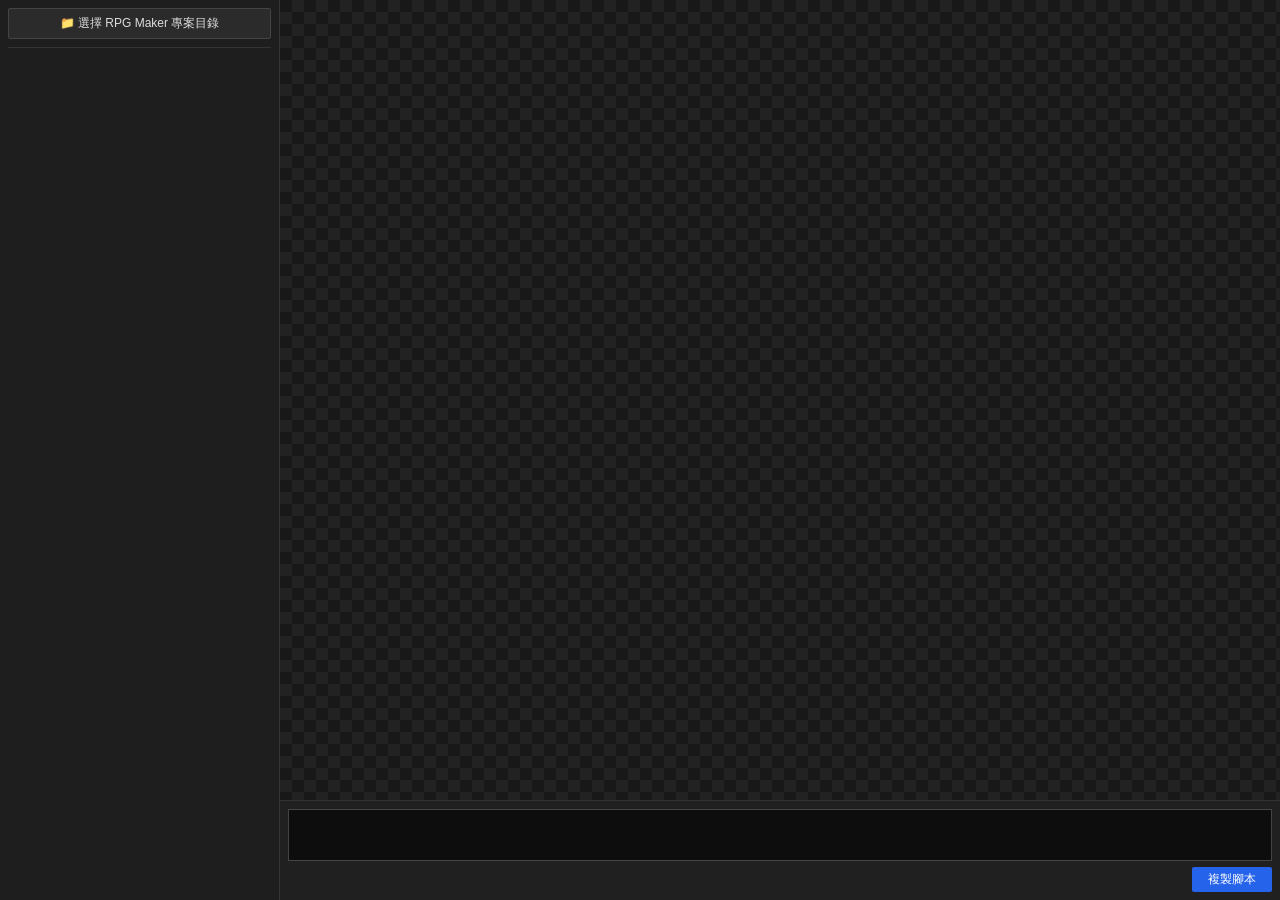
<file: index.html>
<!DOCTYPE html>
<html lang="zh-TW">
<head>
  <meta charset="UTF-8">
  <title>RM 立繪預覽工具 (Web 版)</title>
  <link rel="stylesheet" href="style.css">
</head>
<body>

  <!-- 左側控制邊欄 -->
  <div id="sidebar">
    <div class="top-bar">
      <button id="btn-select-project" class="btn-project">📁 選擇 RPG Maker 專案目錄</button>
    </div>
    <div id="var-inputs"></div>
  </div>

  <!-- 右側主預覽與輸出區域 -->
  <div id="main-view">
    <div id="preview-container"></div>
    <div id="output-area">
      <textarea id="js-code" readonly></textarea>
      <button id="copy-btn">複製腳本</button>
    </div>
  </div>


<!-- 模組載入 -->
  <script src="cpm-core.js"></script>
  <script src="web-adapter.js"></script>
  <script src="app.js"></script>
</body>
</html>
</file>
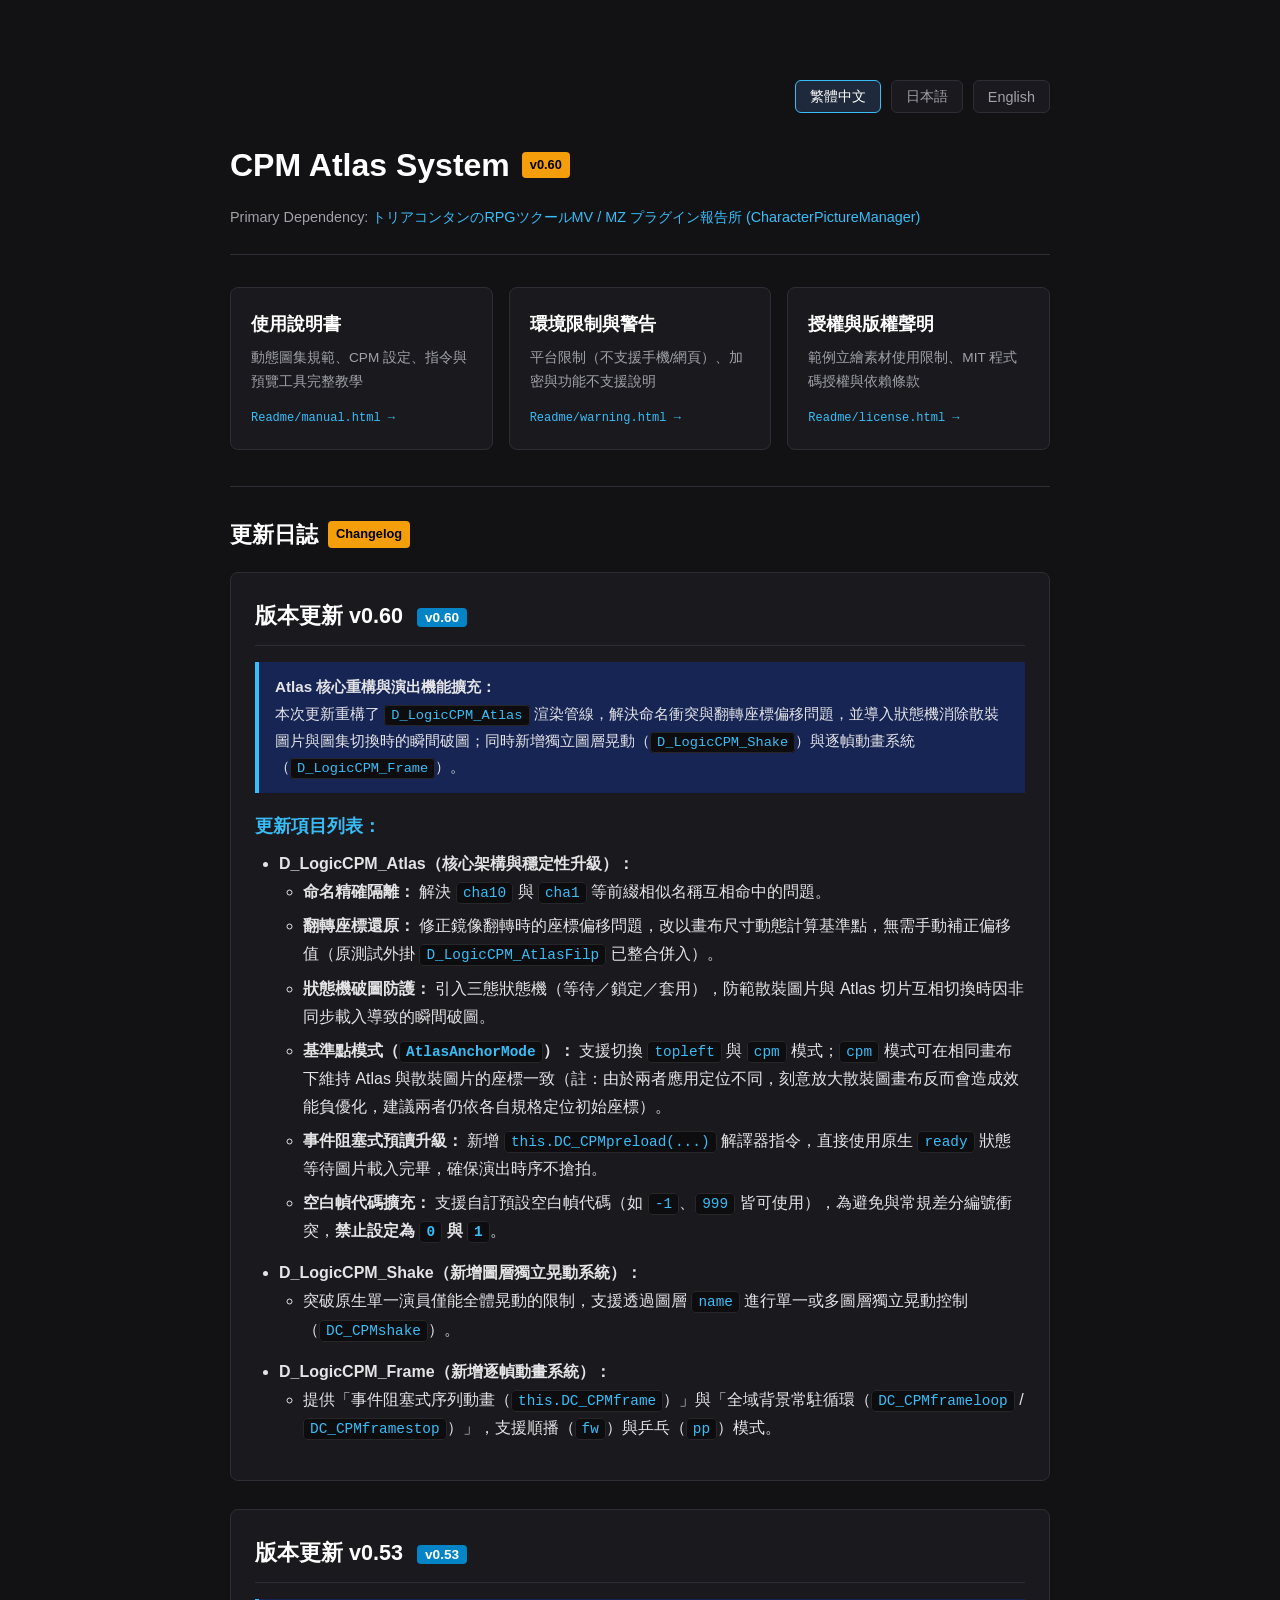
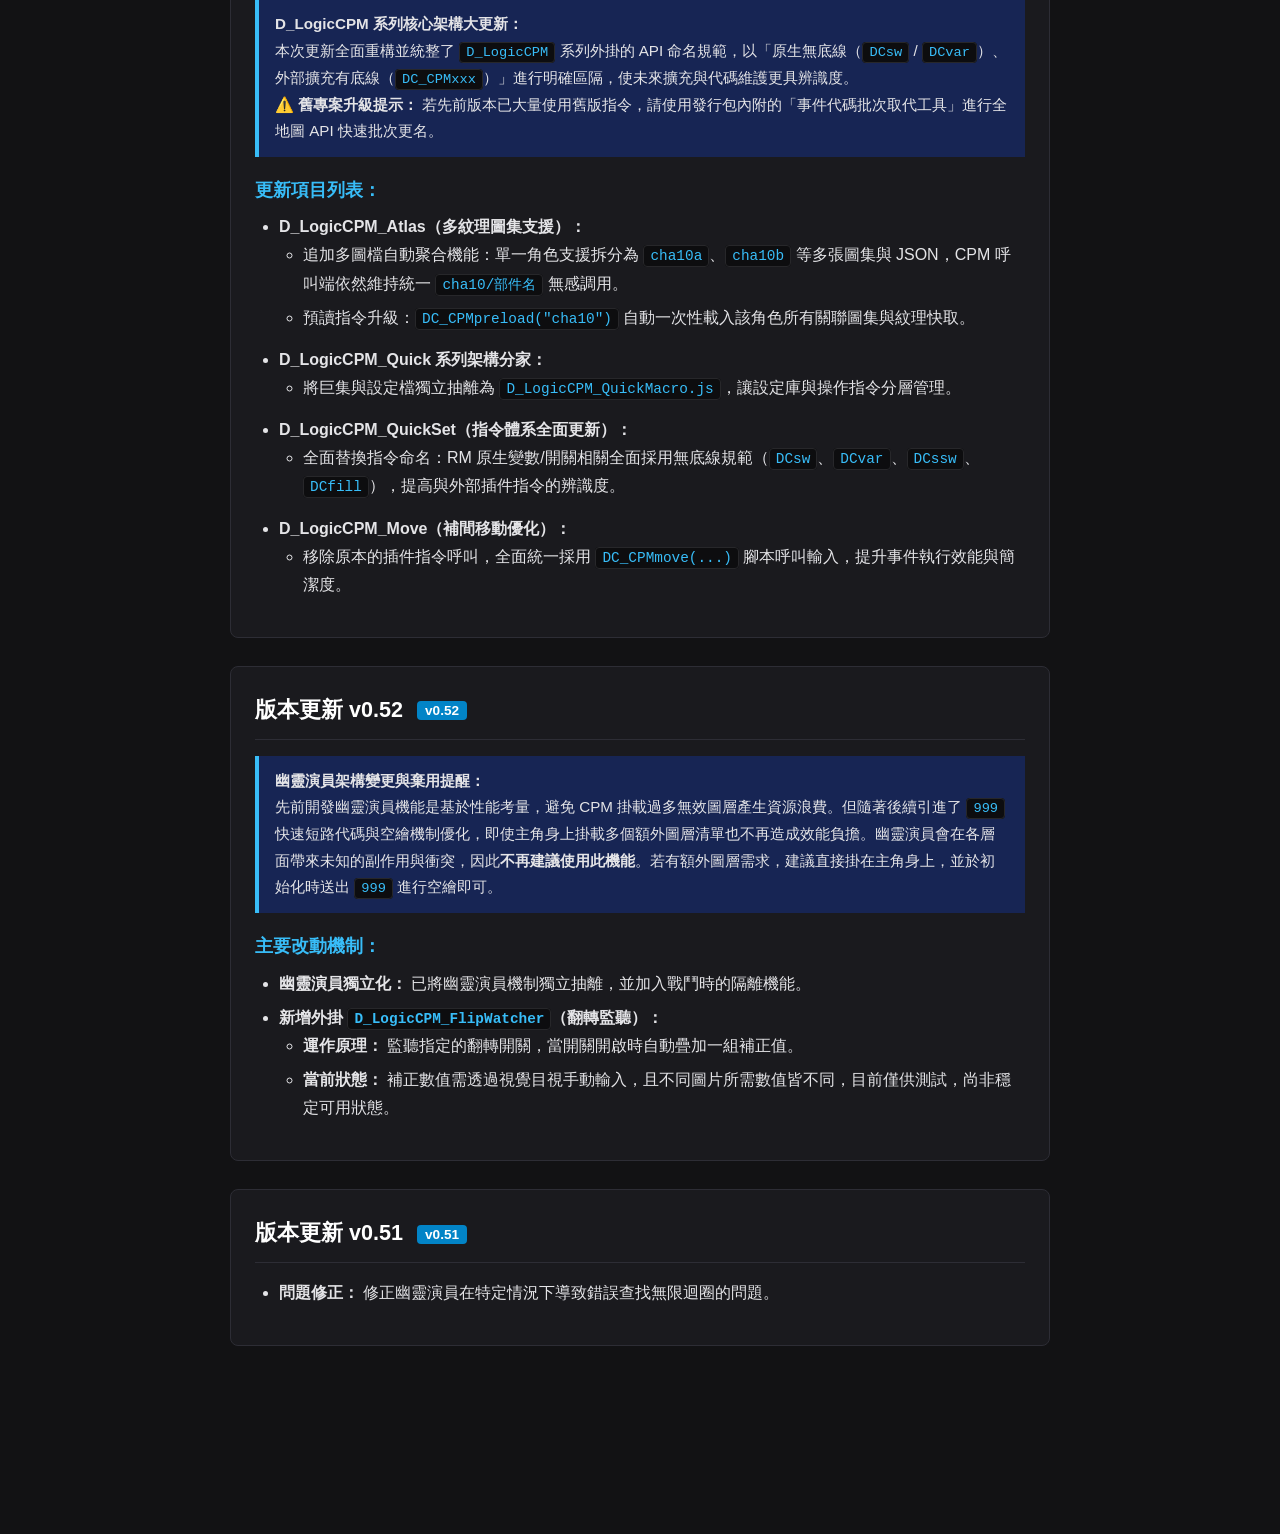
<file: ReadMe.html>
<!DOCTYPE html>
<html lang="zh-TW">
<head>
  <meta charset="UTF-8">
  <meta name="viewport" content="width=device-width, initial-scale=1.0">
  <meta http-equiv="Cache-Control" content="no-cache, no-store, must-revalidate">
  <meta http-equiv="Pragma" content="no-cache">
  <meta http-equiv="Expires" content="0">
  <title>CPM Atlas System - Portal &amp; Changelog</title>
  <link rel="stylesheet" href="Readme/css/style.css">
</head>
<body>

<div class="portal-container">

  <!-- 語系切換 -->
  <div class="lang-switcher">
    <button type="button" class="lang-btn-tab active" onclick="switchLang('tw')">繁體中文</button>
    <button type="button" class="lang-btn-tab" onclick="switchLang('jp')">日本語</button>
    <button type="button" class="lang-btn-tab" onclick="switchLang('en')">English</button>
  </div>

  <header>
    <h1>CPM Atlas System <span class="badge" id="header-ver-badge">v0.60</span></h1>
    <div class="source-link" style="margin-top: 12px;">
      Primary Dependency: <a href="https://triacontane.blogspot.com/" target="_blank" rel="noopener noreferrer">トリアコンタンのRPGツクールMV / MZ プラグイン報告所 (CharacterPictureManager)</a>
    </div>
  </header>

  <!-- ================= 繁體中文入口骨架 ================= -->
  <div id="content-tw" class="lang-section active">
    <div class="portal-nav-grid">
      <a href="Readme/manual.html" class="nav-card">
        <div>
          <div class="nav-card-title">使用說明書</div>
          <div class="nav-card-desc">動態圖集規範、CPM 設定、指令與預覽工具完整教學</div>
        </div>
        <div class="nav-card-tag">Readme/manual.html &rarr;</div>
      </a>

      <a href="Readme/warning.html" class="nav-card">
        <div>
          <div class="nav-card-title">環境限制與警告</div>
          <div class="nav-card-desc">平台限制（不支援手機/網頁）、加密與功能不支援說明</div>
        </div>
        <div class="nav-card-tag">Readme/warning.html &rarr;</div>
      </a>

      <a href="Readme/license.html" class="nav-card">
        <div>
          <div class="nav-card-title">授權與版權聲明</div>
          <div class="nav-card-desc">範例立繪素材使用限制、MIT 程式碼授權與依賴條款</div>
        </div>
        <div class="nav-card-tag">Readme/license.html &rarr;</div>
      </a>
    </div>

    <hr class="section-divider">
    <div class="changelog-header-title">更新日誌 <span class="badge">Changelog</span></div>
    <div id="changelog-tw"></div>
  </div>

  <!-- ================= 日本語入口骨架 ================= -->
  <div id="content-jp" class="lang-section">
    <div class="portal-nav-grid">
      <a href="Readme/manual.html" class="nav-card">
        <div>
          <div class="nav-card-title">使用説明書 (Manual)</div>
          <div class="nav-card-desc">動的アトラス仕様、CPM 設定、スクリプト解説およびプレビューツール</div>
        </div>
        <div class="nav-card-tag">Readme/manual.html &rarr;</div>
      </a>

      <a href="Readme/warning.html" class="nav-card">
        <div>
          <div class="nav-card-title">制限事項・警告 (Warnings)</div>
          <div class="nav-card-desc">対応環境（スマホ・Web非対応）、暗号化未検証および非対応機能</div>
        </div>
        <div class="nav-card-tag">Readme/warning.html &rarr;</div>
      </a>

      <a href="Readme/license.html" class="nav-card">
        <div>
          <div class="nav-card-title">利用規約・ライセンス</div>
          <div class="nav-card-desc">サンプル素材の再利用禁止規定、MIT ライセンスおよび依存関係</div>
        </div>
        <div class="nav-card-tag">Readme/license.html &rarr;</div>
      </a>
    </div>

    <hr class="section-divider">
    <div class="changelog-header-title">アップデート履歴 <span class="badge">Changelog</span></div>
    <div id="changelog-jp"></div>
  </div>

  <!-- ================= English Portal Shell ================= -->
  <div id="content-en" class="lang-section">
    <div class="portal-nav-grid">
      <a href="Readme/manual.html" class="nav-card">
        <div>
          <div class="nav-card-title">User Manual</div>
          <div class="nav-card-desc">Dynamic Atlas rules, CPM setup, script APIs, and preview tool guide</div>
        </div>
        <div class="nav-card-tag">Readme/manual.html &rarr;</div>
      </a>

      <a href="Readme/warning.html" class="nav-card">
        <div>
          <div class="nav-card-title">Limits &amp; Warnings</div>
          <div class="nav-card-desc">Platform limits (no mobile/web), encryption status &amp; unsupported features</div>
        </div>
        <div class="nav-card-tag">Readme/warning.html &rarr;</div>
      </a>

      <a href="Readme/license.html" class="nav-card">
        <div>
          <div class="nav-card-title">License &amp; Terms</div>
          <div class="nav-card-desc">Demo graphic asset restrictions, MIT code license &amp; dependencies</div>
        </div>
        <div class="nav-card-tag">Readme/license.html &rarr;</div>
      </a>
    </div>

    <hr class="section-divider">
    <div class="changelog-header-title">Changelog <span class="badge">Updates</span></div>
    <div id="changelog-en"></div>
  </div>

</div>

<!-- 載入更新版本註冊清單 -->
<script src="Readme/update/updatelist.js"></script>
<script>
  (function loadChangelogs() {
    const versions = Array.isArray(window.UPDATE_VERSIONS) ? window.UPDATE_VERSIONS : [];
    if (versions.length === 0) return;

    // 自動將頂部版本標籤同步為清單第一個版本 (例如 "060" -> "v0.60")
    const latest = String(versions[0]);
    const badgeEl = document.getElementById("header-ver-badge");
    if (badgeEl && /^\d{3}$/.test(latest)) {
      badgeEl.textContent = "v" + latest[0] + "." + latest.slice(1);
    }

    let loadedCount = 0;
    function renderAll() {
      const entries = window.CHANGELOG_ENTRIES || {};
      ["tw", "jp", "en"].forEach(lang => {
        const container = document.getElementById("changelog-" + lang);
        if (!container) return;
        container.innerHTML = versions
          .map(ver => (entries[ver] && entries[ver][lang]) ? entries[ver][lang] : "")
          .join("");
      });
    }

    versions.forEach(ver => {
      const script = document.createElement("script");
      script.src = "Readme/update/" + ver + ".js";
      script.onload = script.onerror = function() {
        loadedCount++;
        if (loadedCount >= versions.length) {
          renderAll();
        }
      };
      document.body.appendChild(script);
    });
  })();

  function switchLang(lang) {
    document.querySelectorAll('.lang-section').forEach(el => el.classList.remove('active'));
    document.querySelectorAll('.lang-btn-tab').forEach(el => el.classList.remove('active'));

    const activeContent = document.getElementById('content-' + lang);
    if (activeContent) activeContent.classList.add('active');

    const indexMap = { 'tw': 0, 'jp': 1, 'en': 2 };
    const buttons = document.querySelectorAll('.lang-btn-tab');
    if (buttons[indexMap[lang]]) {
      buttons[indexMap[lang]].classList.add('active');
    }
  }
</script>

</body>
</html>
</file>
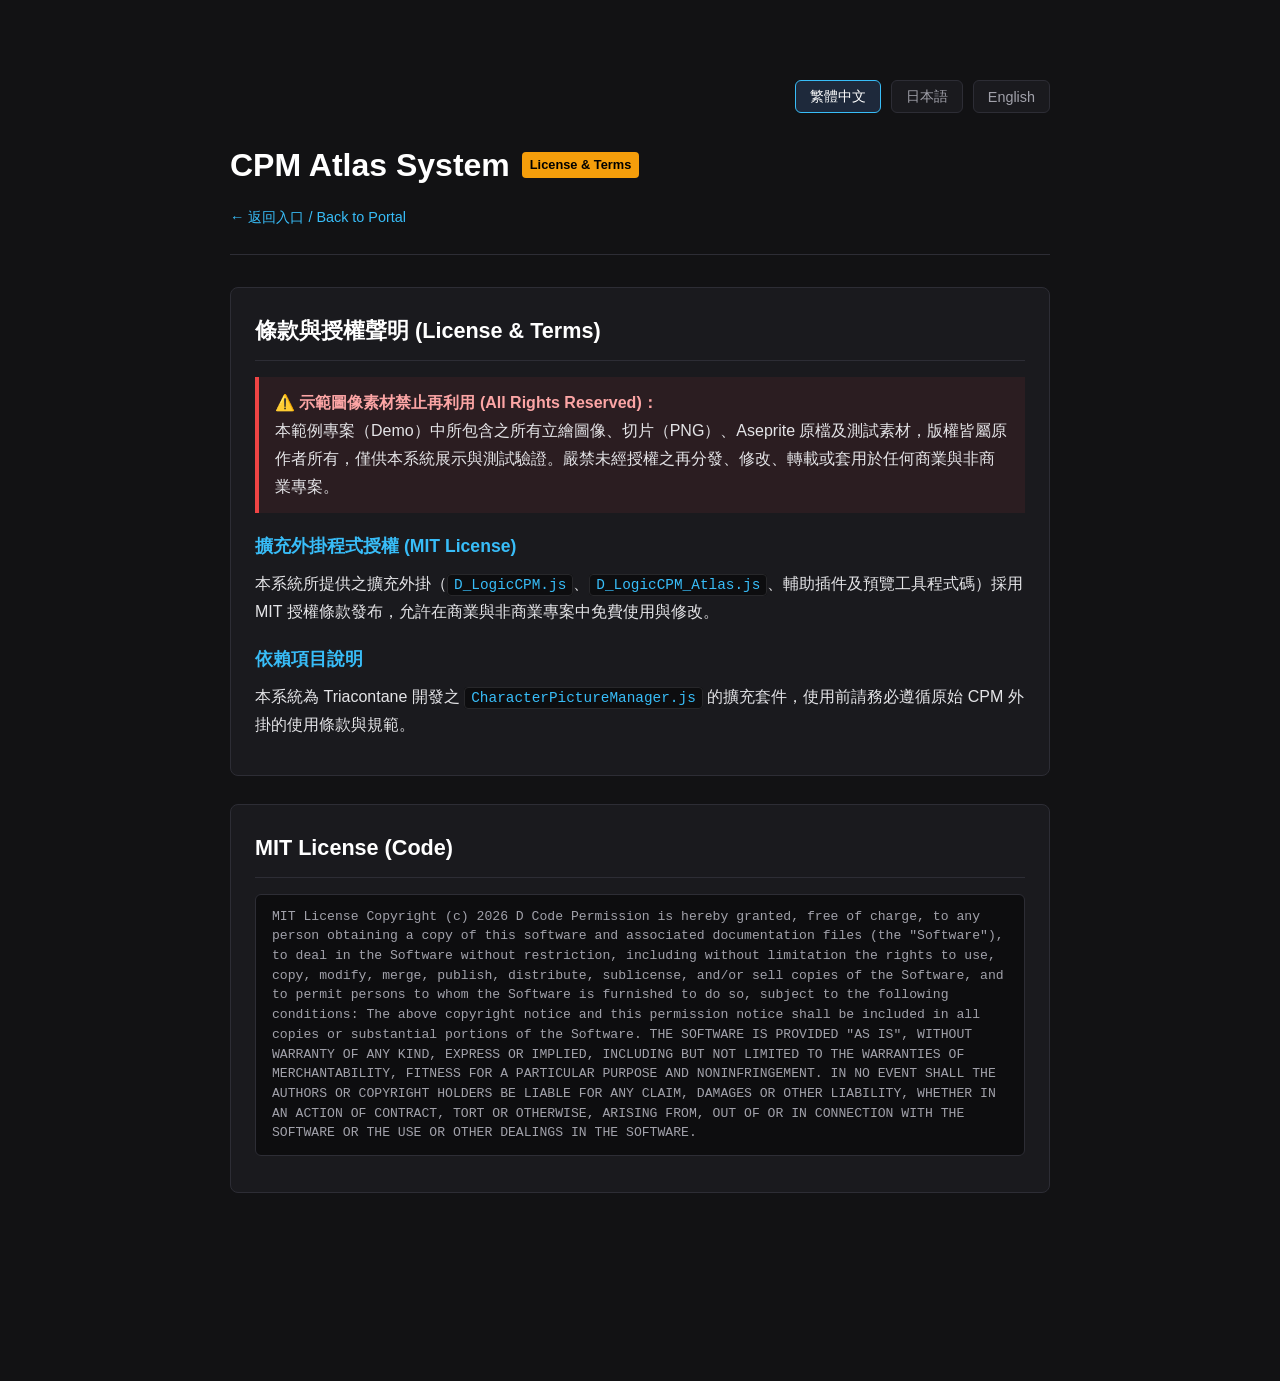
<file: Readme/license.html>
<!DOCTYPE html>
<html lang="zh-TW">
<head>
  <meta charset="UTF-8">
  <meta name="viewport" content="width=device-width, initial-scale=1.0">
  <meta http-equiv="Cache-Control" content="no-cache, no-store, must-revalidate">
  <meta http-equiv="Pragma" content="no-cache">
  <meta http-equiv="Expires" content="0">
  <title>CPM Atlas System - License & Terms</title>
  <link rel="stylesheet" href="css/style.css">
</head>
<body>

<div class="portal-container">

  <!-- 語系切換 -->
  <div class="lang-switcher">
    <button type="button" class="lang-btn-tab active" onclick="switchLang('tw')">繁體中文</button>
    <button type="button" class="lang-btn-tab" onclick="switchLang('jp')">日本語</button>
    <button type="button" class="lang-btn-tab" onclick="switchLang('en')">English</button>
  </div>

  <header>
    <h1>CPM Atlas System <span class="badge">License &amp; Terms</span></h1>
    <div class="source-link" style="margin-top: 12px;">
      <a href="../ReadMe.html">&larr; 返回入口 / Back to Portal</a>
    </div>
  </header>

  <!-- 繁體中文 -->
  <div id="content-tw" class="lang-section active">
    <section>
      <h2>條款與授權聲明 (License &amp; Terms)</h2>
      <div class="unsupported-box">
        <strong>⚠️ 示範圖像素材禁止再利用 (All Rights Reserved)：</strong><br>
        本範例專案（Demo）中所包含之所有立繪圖像、切片（PNG）、Aseprite 原檔及測試素材，版權皆屬原作者所有，僅供本系統展示與測試驗證。嚴禁未經授權之再分發、修改、轉載或套用於任何商業與非商業專案。
      </div>

      <h3>擴充外掛程式授權 (MIT License)</h3>
      <p>本系統所提供之擴充外掛（<code>D_LogicCPM.js</code>、<code>D_LogicCPM_Atlas.js</code>、輔助插件及預覽工具程式碼）採用 MIT 授權條款發布，允許在商業與非商業專案中免費使用與修改。</p>

      <h3>依賴項目說明</h3>
      <p>本系統為 Triacontane 開發之 <code>CharacterPictureManager.js</code> 的擴充套件，使用前請務必遵循原始 CPM 外掛的使用條款與規範。</p>
    </section>
  </div>

  <!-- 日本語 -->
  <div id="content-jp" class="lang-section">
    <section>
      <h2>利用規約・ライセンス (License &amp; Terms)</h2>
      <div class="unsupported-box">
        <strong>⚠️ サンプル画像素材の再利用禁止 (All Rights Reserved)：</strong><br>
        本デモプロジェクトに含まれるすべての立ち絵画像、テクスチャアトラス（PNG）、Aseprite 原文ファイルおよびテスト素材の著作権は制作者に帰属します。これらは本システムの動作確認目的のみに同梱されており、無断転載・再配布・改変、および商用・非商用問わず他プロジェクトでの利用を固く禁じます。
      </div>

      <h3>拡張スクリプトのライセンス (MIT License)</h3>
      <p>同梱の自作拡張プラグイン（<code>D_LogicCPM.js</code>、<code>D_LogicCPM_Atlas.js</code>、補助プラグインおよびプレビューツール）は MIT ライセンスの下で提供され、商用・非商用を問わず自由にご利用いただけます。</p>

      <h3>依存関係について</h3>
      <p>本システムはトリアコンタン氏制作の <code>CharacterPictureManager.js</code> に依存する拡張システムです。ご利用の際は必ず元の CPM プラグインの利用規約に従ってください。</p>
    </section>
  </div>

  <!-- English -->
  <div id="content-en" class="lang-section">
    <section>
      <h2>License &amp; Terms</h2>
      <div class="unsupported-box">
        <strong>⚠️ Graphic Assets Redistribution Prohibited (All Rights Reserved):</strong><br>
        All character portraits, texture atlas sheets (PNG), Aseprite source files, and test artwork included in this demo are proprietary assets provided solely for functional demonstration. Redistribution, extraction, modification, or reuse in any commercial or non-commercial projects is strictly prohibited.
      </div>

      <h3>Extension Scripts License (MIT License)</h3>
      <p>The custom extension plugins (<code>D_LogicCPM.js</code>, <code>D_LogicCPM_Atlas.js</code>, helper scripts, and preview tool codebase) are distributed under the MIT License and may be freely used and modified in commercial and non-commercial projects.</p>

      <h3>Dependency Notice</h3>
      <p>This system operates as an extension layer for <code>CharacterPictureManager.js</code> authored by Triacontane. Please adhere to the original CPM plugin terms and guidelines.</p>
    </section>
  </div>

  <!-- MIT License 全文 -->
  <section>
    <h2>MIT License (Code)</h2>
    <div class="code-block" style="font-size: 0.82rem; line-height: 1.5; color: #a1a1aa;">
MIT License

Copyright (c) 2026 D Code

Permission is hereby granted, free of charge, to any person obtaining a copy
of this software and associated documentation files (the "Software"), to deal
in the Software without restriction, including without limitation the rights
to use, copy, modify, merge, publish, distribute, sublicense, and/or sell
copies of the Software, and to permit persons to whom the Software is
furnished to do so, subject to the following conditions:

The above copyright notice and this permission notice shall be included in all
copies or substantial portions of the Software.

THE SOFTWARE IS PROVIDED "AS IS", WITHOUT WARRANTY OF ANY KIND, EXPRESS OR
IMPLIED, INCLUDING BUT NOT LIMITED TO THE WARRANTIES OF MERCHANTABILITY,
FITNESS FOR A PARTICULAR PURPOSE AND NONINFRINGEMENT. IN NO EVENT SHALL THE
AUTHORS OR COPYRIGHT HOLDERS BE LIABLE FOR ANY CLAIM, DAMAGES OR OTHER
LIABILITY, WHETHER IN AN ACTION OF CONTRACT, TORT OR OTHERWISE, ARISING FROM,
OUT OF OR IN CONNECTION WITH THE SOFTWARE OR THE USE OR OTHER DEALINGS IN THE
SOFTWARE.
    </div>
  </section>

</div>

<script>
  function switchLang(lang) {
    document.querySelectorAll('.lang-section').forEach(el => el.classList.remove('active'));
    document.querySelectorAll('.lang-btn-tab').forEach(el => el.classList.remove('active'));

    const activeContent = document.getElementById('content-' + lang);
    if (activeContent) activeContent.classList.add('active');

    const indexMap = { 'tw': 0, 'jp': 1, 'en': 2 };
    const buttons = document.querySelectorAll('.lang-btn-tab');
    if (buttons[indexMap[lang]]) {
      buttons[indexMap[lang]].classList.add('active');
    }
  }
</script>

</body>
</html>
</file>
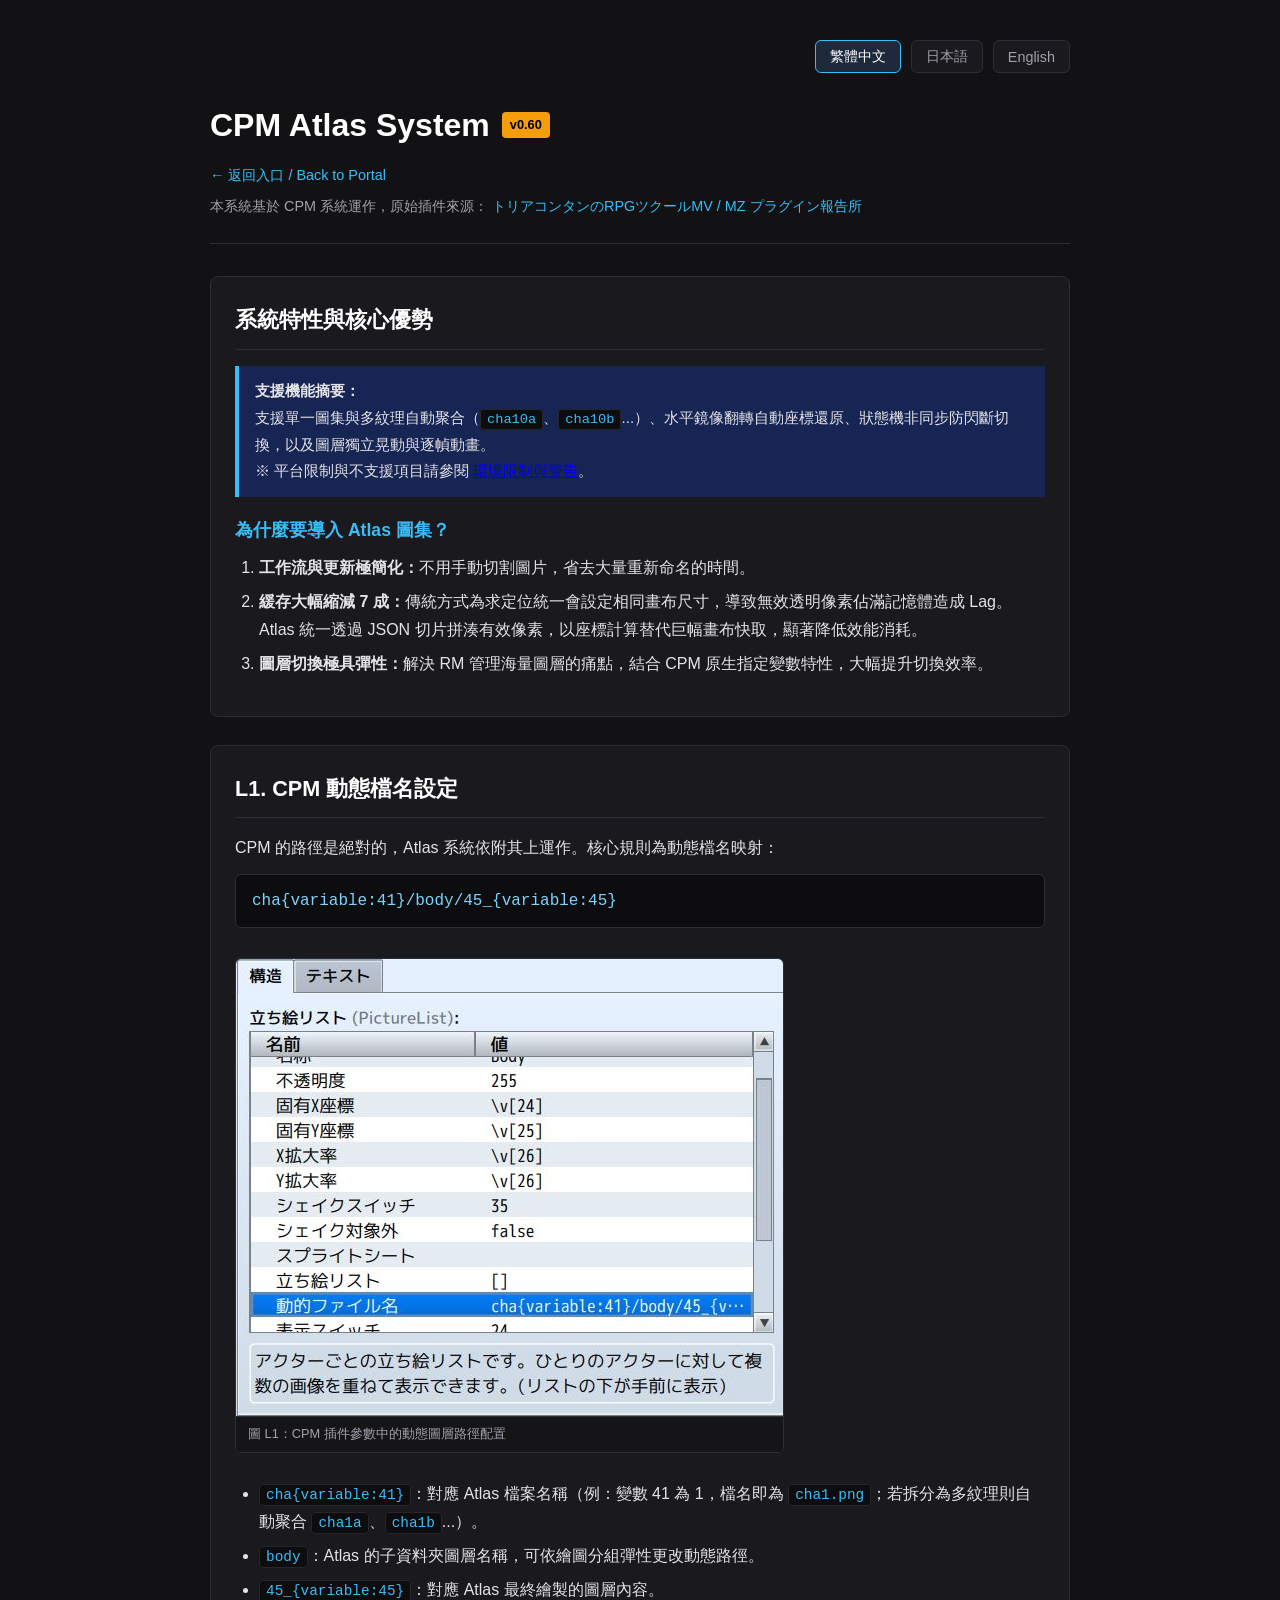
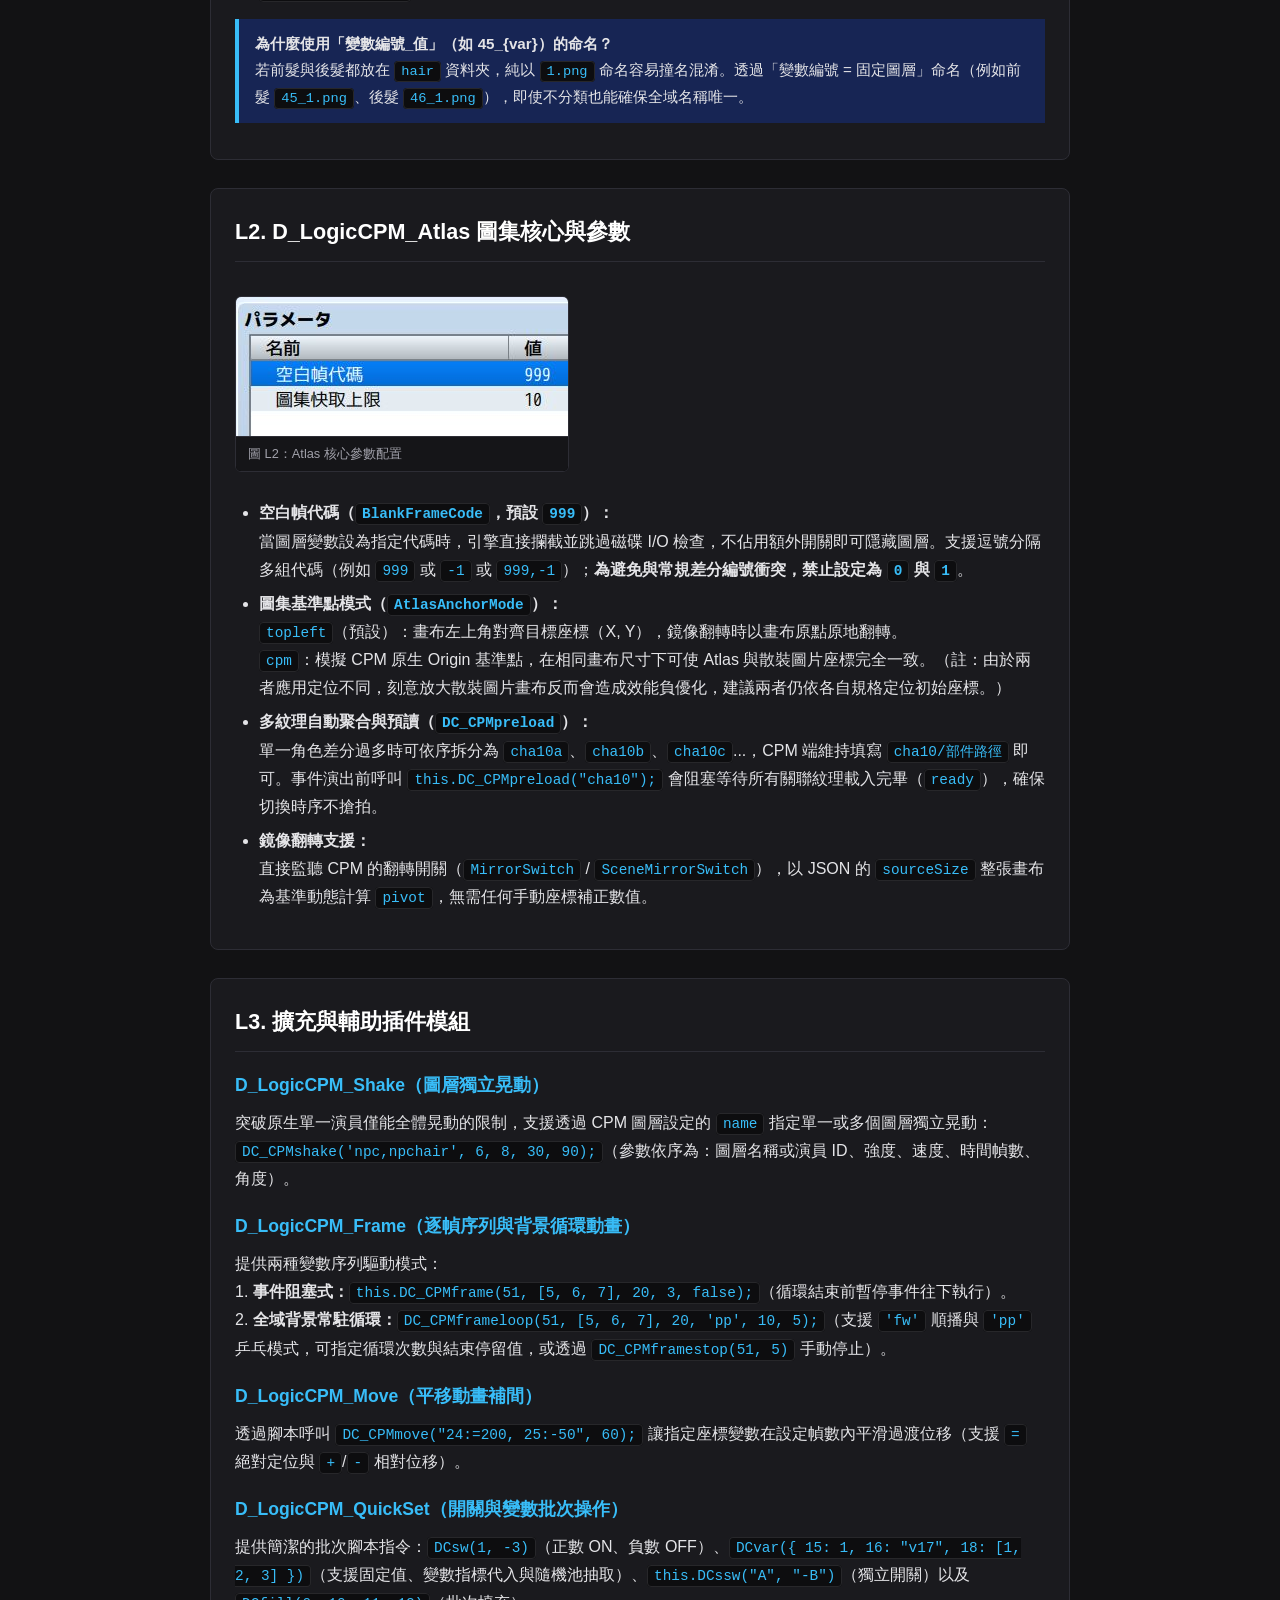
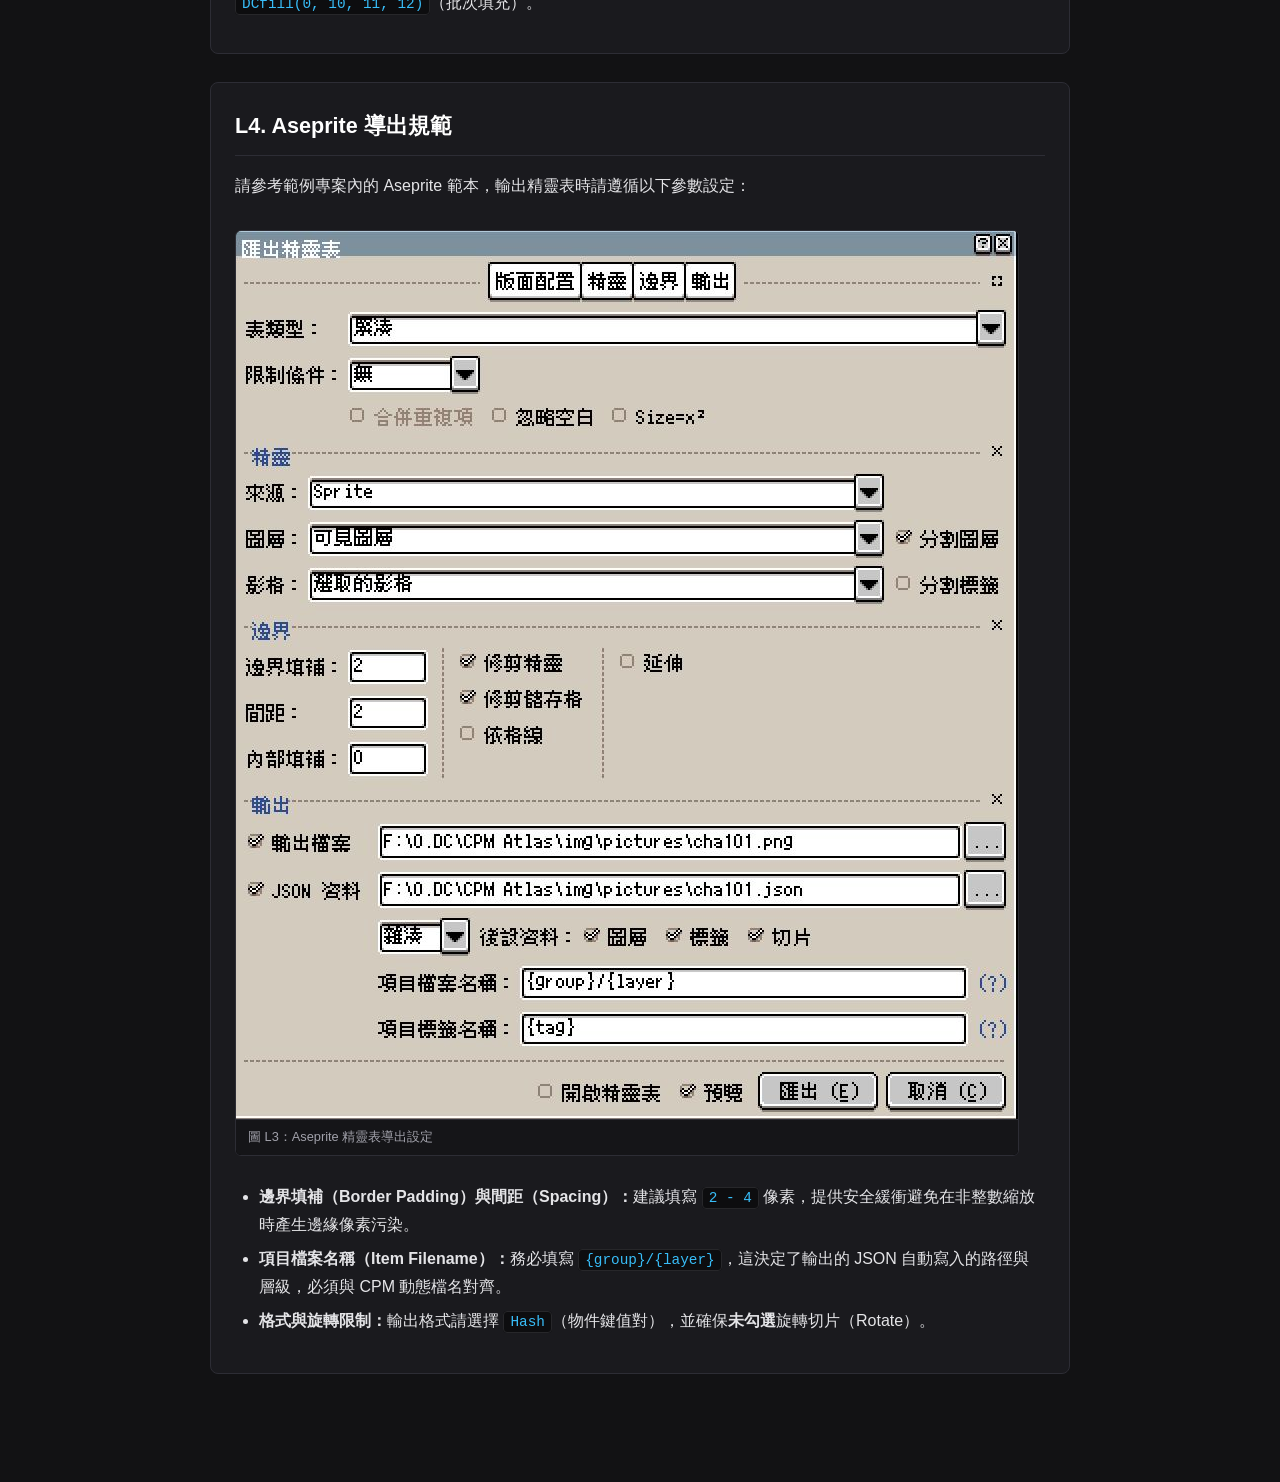
<file: Readme/manual.html>
<!DOCTYPE html>
<html lang="zh-TW">
<head>
  <meta charset="UTF-8">
  <meta name="viewport" content="width=device-width, initial-scale=1.0">
  <meta http-equiv="Cache-Control" content="no-cache, no-store, must-revalidate">
  <meta http-equiv="Pragma" content="no-cache">
  <meta http-equiv="Expires" content="0">
  <title>CPM Atlas System User Manual</title>
  <link rel="stylesheet" href="css/style.css">
</head>
<body>

<div class="container">

  <!-- 語系切換導覽 -->
  <div class="lang-switcher">
    <button type="button" class="lang-btn-tab active" data-lang="tw" onclick="switchManualLang('tw')">繁體中文</button>
    <button type="button" class="lang-btn-tab" data-lang="jp" onclick="switchManualLang('jp')">日本語</button>
    <button type="button" class="lang-btn-tab" data-lang="en" onclick="switchManualLang('en')">English</button>
  </div>

  <header>
    <h1>CPM Atlas System <span class="badge">v0.60</span></h1>
    <div class="source-link" style="margin-top: 10px;">
      <a href="../ReadMe.html" data-i18n="back_portal">&larr; 返回入口 / Back to Portal</a>
    </div>
    <div class="source-link" style="margin-top: 6px;">
      <span data-i18n="dep_prefix">本系統基於 CPM 系統運作，原始插件來源：</span>
      <a href="https://triacontane.blogspot.com/" target="_blank" rel="noopener noreferrer" data-i18n="dep_link">トリアコンタンのRPGツクールMV / MZ プラグイン報告所</a>
    </div>
  </header>

  <!-- 1. 系統特性與核心優勢 -->
  <section>
    <h2 data-i18n="s1_title">系統特性與核心優勢</h2>

    <div class="tip-box" data-i18n-html="s1_support_box">
      <strong>支援機能摘要：</strong><br>
      支援單一圖集與多紋理自動聚合（<code>cha10a</code>、<code>cha10b</code>...）、水平鏡像翻轉自動座標還原、狀態機非同步防閃斷切換，以及圖層獨立晃動與逐幀動畫。<br>
      ※ 平台限制與不支援項目請參閱 <a href="warning.html">環境限制與警告</a>。
    </div>

    <h3 data-i18n="s1_why_title">為什麼要導入 Atlas 圖集？</h3>
    <ol>
      <li data-i18n-html="s1_why_1"><strong>工作流與更新極簡化：</strong>不用手動切割圖片，省去大量重新命名的時間。</li>
      <li data-i18n-html="s1_why_2"><strong>緩存大幅縮減 7 成：</strong>傳統方式為求定位統一會設定相同畫布尺寸，導致無效透明像素佔滿記憶體造成 Lag。Atlas 統一透過 JSON 切片拼湊有效像素，以座標計算替代巨幅畫布快取，顯著降低效能消耗。</li>
      <li data-i18n-html="s1_why_3"><strong>圖層切換極具彈性：</strong>解決 RM 管理海量圖層的痛點，結合 CPM 原生指定變數特性，大幅提升切換效率。</li>
    </ol>
  </section>

  <!-- 2. L1. CPM 動態檔名設定 -->
  <section>
    <h2 data-i18n="s2_title">L1. CPM 動態檔名設定</h2>
    <p data-i18n="s2_desc">CPM 的路徑是絕對的，Atlas 系統依附其上運作。核心規則為動態檔名映射：</p>

    <div class="code-block">cha{variable:41}/body/45_{variable:45}</div>

    <div class="img-wrapper">
      <img src="img/L1.jpg" alt="CPM Dynamic File Path">
      <div class="img-caption" data-i18n="s2_img_cap">圖 L1：CPM 插件參數中的動態圖層路徑配置</div>
    </div>

    <ul>
      <li data-i18n-html="s2_li_1"><code>cha{variable:41}</code>：對應 Atlas 檔案名稱（例：變數 41 為 1，檔名即為 <code>cha1.png</code>；若拆分為多紋理則自動聚合 <code>cha1a</code>、<code>cha1b</code>...）。</li>
      <li data-i18n-html="s2_li_2"><code>body</code>：Atlas 的子資料夾圖層名稱，可依繪圖分組彈性更改動態路徑。</li>
      <li data-i18n-html="s2_li_3"><code>45_{variable:45}</code>：對應 Atlas 最終繪製的圖層內容。</li>
    </ul>

    <div class="tip-box" data-i18n-html="s2_tip">
      <strong>為什麼使用「變數編號_值」（如 45_{var}）的命名？</strong><br>
      若前髮與後髮都放在 <code>hair</code> 資料夾，純以 <code>1.png</code> 命名容易撞名混淆。透過「變數編號 = 固定圖層」命名（例如前髮 <code>45_1.png</code>、後髮 <code>46_1.png</code>），即使不分類也能確保全域名稱唯一。
    </div>
  </section>

  <!-- 3. L2. D_LogicCPM_Atlas 圖集核心與參數 -->
  <section>
    <h2 data-i18n="s3_title">L2. D_LogicCPM_Atlas 圖集核心與參數</h2>

    <div class="img-wrapper">
      <img src="img/L3.jpg" alt="Atlas Settings">
      <div class="img-caption" data-i18n="s3_img_cap">圖 L2：Atlas 核心參數配置</div>
    </div>

    <ul>
      <li data-i18n-html="s3_li_1">
        <strong>空白幀代碼（<code>BlankFrameCode</code>，預設 <code>999</code>）：</strong><br>
        當圖層變數設為指定代碼時，引擎直接攔截並跳過磁碟 I/O 檢查，不佔用額外開關即可隱藏圖層。支援逗號分隔多組代碼（例如 <code>999</code> 或 <code>-1</code> 或 <code>999,-1</code>）；<strong>為避免與常規差分編號衝突，禁止設定為 <code>0</code> 與 <code>1</code></strong>。
      </li>
      <li data-i18n-html="s3_li_2">
        <strong>圖集基準點模式（<code>AtlasAnchorMode</code>）：</strong><br>
        <code>topleft</code>（預設）：畫布左上角對齊目標座標（X, Y），鏡像翻轉時以畫布原點原地翻轉。<br>
        <code>cpm</code>：模擬 CPM 原生 Origin 基準點，在相同畫布尺寸下可使 Atlas 與散裝圖片座標完全一致。（註：由於兩者應用定位不同，刻意放大散裝圖片畫布反而會造成效能負優化，建議兩者仍依各自規格定位初始座標。）
      </li>
      <li data-i18n-html="s3_li_3">
        <strong>多紋理自動聚合與預讀（<code>DC_CPMpreload</code>）：</strong><br>
        單一角色差分過多時可依序拆分為 <code>cha10a</code>、<code>cha10b</code>、<code>cha10c</code>...，CPM 端維持填寫 <code>cha10/部件路徑</code> 即可。事件演出前呼叫 <code>this.DC_CPMpreload("cha10");</code> 會阻塞等待所有關聯紋理載入完畢（<code>ready</code>），確保切換時序不搶拍。
      </li>
      <li data-i18n-html="s3_li_4">
        <strong>鏡像翻轉支援：</strong><br>
        直接監聽 CPM 的翻轉開關（<code>MirrorSwitch</code> / <code>SceneMirrorSwitch</code>），以 JSON 的 <code>sourceSize</code> 整張畫布為基準動態計算 <code>pivot</code>，無需任何手動座標補正數值。
      </li>
    </ul>
  </section>

  <!-- 4. L3. 擴充與輔助插件模組 -->
  <section>
    <h2 data-i18n="s4_title">L3. 擴充與輔助插件模組</h2>

    <h3 data-i18n="s4_shake_title">D_LogicCPM_Shake（圖層獨立晃動）</h3>
    <p data-i18n-html="s4_shake_desc">
      突破原生單一演員僅能全體晃動的限制，支援透過 CPM 圖層設定的 <code>name</code> 指定單一或多個圖層獨立晃動：<br>
      <code>DC_CPMshake('npc,npchair', 6, 8, 30, 90);</code>（參數依序為：圖層名稱或演員 ID、強度、速度、時間幀數、角度）。
    </p>

    <h3 data-i18n="s4_frame_title">D_LogicCPM_Frame（逐幀序列與背景循環動畫）</h3>
    <p data-i18n-html="s4_frame_desc">
      提供兩種變數序列驅動模式：<br>
      1. <strong>事件阻塞式：</strong><code>this.DC_CPMframe(51, [5, 6, 7], 20, 3, false);</code>（循環結束前暫停事件往下執行）。<br>
      2. <strong>全域背景常駐循環：</strong><code>DC_CPMframeloop(51, [5, 6, 7], 20, 'pp', 10, 5);</code>（支援 <code>'fw'</code> 順播與 <code>'pp'</code> 乒乓模式，可指定循環次數與結束停留值，或透過 <code>DC_CPMframestop(51, 5)</code> 手動停止）。
    </p>

    <h3 data-i18n="s4_move_title">D_LogicCPM_Move（平移動畫補間）</h3>
    <p data-i18n-html="s4_move_desc">
      透過腳本呼叫 <code>DC_CPMmove("24:=200, 25:-50", 60);</code> 讓指定座標變數在設定幀數內平滑過渡位移（支援 <code>=</code> 絕對定位與 <code>+</code>/<code>-</code> 相對位移）。
    </p>

    <h3 data-i18n="s4_quick_title">D_LogicCPM_QuickSet（開關與變數批次操作）</h3>
    <p data-i18n-html="s4_quick_desc">
      提供簡潔的批次腳本指令：<code>DCsw(1, -3)</code>（正數 ON、負數 OFF）、<code>DCvar({ 15: 1, 16: "v17", 18: [1, 2, 3] })</code>（支援固定值、變數指標代入與隨機池抽取）、<code>this.DCssw("A", "-B")</code>（獨立開關）以及 <code>DCfill(0, 10, 11, 12)</code>（批次填充）。
    </p>
  </section>

  <!-- 5. L4. Aseprite 導出規範 -->
  <section>
    <h2 data-i18n="s5_title">L4. Aseprite 導出規範</h2>
    <p data-i18n="s5_desc">請參考範例專案內的 Aseprite 範本，輸出精靈表時請遵循以下參數設定：</p>

    <div class="img-wrapper">
      <img src="img/L4_TW.jpg" id="aseprite-guide-img" alt="Aseprite Export Settings">
      <div class="img-caption" data-i18n="s5_img_cap">圖 L3：Aseprite 精靈表導出設定</div>
    </div>

    <ul>
      <li data-i18n-html="s5_li_1"><strong>邊界填補（Border Padding）與間距（Spacing）：</strong>建議填寫 <code>2 - 4</code> 像素，提供安全緩衝避免在非整數縮放時產生邊緣像素污染。</li>
      <li data-i18n-html="s5_li_2"><strong>項目檔案名稱（Item Filename）：</strong>務必填寫 <code>{group}/{layer}</code>，這決定了輸出的 JSON 自動寫入的路徑與層級，必須與 CPM 動態檔名對齊。</li>
      <li data-i18n-html="s5_li_3"><strong>格式與旋轉限制：</strong>輸出格式請選擇 <code>Hash</code>（物件鍵值對），並確保<strong>未勾選</strong>旋轉切片（Rotate）。</li>
    </ul>
  </section>

</div>

<script src="manual_lang.js"></script>
<script>
  // 備份預設的繁體中文內容，確保隨時可無損切換回 TW
  const _defaultTwText = {};
  const _defaultTwHtml = {};

  document.addEventListener("DOMContentLoaded", () => {
    document.querySelectorAll("[data-i18n]").forEach(el => {
      _defaultTwText[el.getAttribute("data-i18n")] = el.textContent;
    });
    document.querySelectorAll("[data-i18n-html]").forEach(el => {
      _defaultTwHtml[el.getAttribute("data-i18n-html")] = el.innerHTML;
    });
  });

  function switchManualLang(lang) {
    document.querySelectorAll(".lang-btn-tab").forEach(btn => {
      btn.classList.toggle("active", btn.getAttribute("data-lang") === lang);
    });

    const dict = (window.MANUAL_LANG && window.MANUAL_LANG[lang]) ? window.MANUAL_LANG[lang] : null;

    document.querySelectorAll("[data-i18n]").forEach(el => {
      const key = el.getAttribute("data-i18n");
      if (lang === "tw") {
        if (_defaultTwText[key] !== undefined) el.textContent = _defaultTwText[key];
      } else if (dict && dict[key] !== undefined) {
        el.textContent = dict[key];
      }
    });

    document.querySelectorAll("[data-i18n-html]").forEach(el => {
      const key = el.getAttribute("data-i18n-html");
      if (lang === "tw") {
        if (_defaultTwHtml[key] !== undefined) el.innerHTML = _defaultTwHtml[key];
      } else if (dict && dict[key] !== undefined) {
        el.innerHTML = dict[key];
      }
    });

    // 同步切換 Aseprite 截圖語系版本
    const imgEl = document.getElementById("aseprite-guide-img");
    if (imgEl) {
      const imgMap = { tw: "img/L4_TW.jpg", jp: "img/L4_JP.jpg", en: "img/L4_EN.jpg" };
      imgEl.src = imgMap[lang] || "img/L4_TW.jpg";
    }
  }
</script>

</body>
</html>
</file>
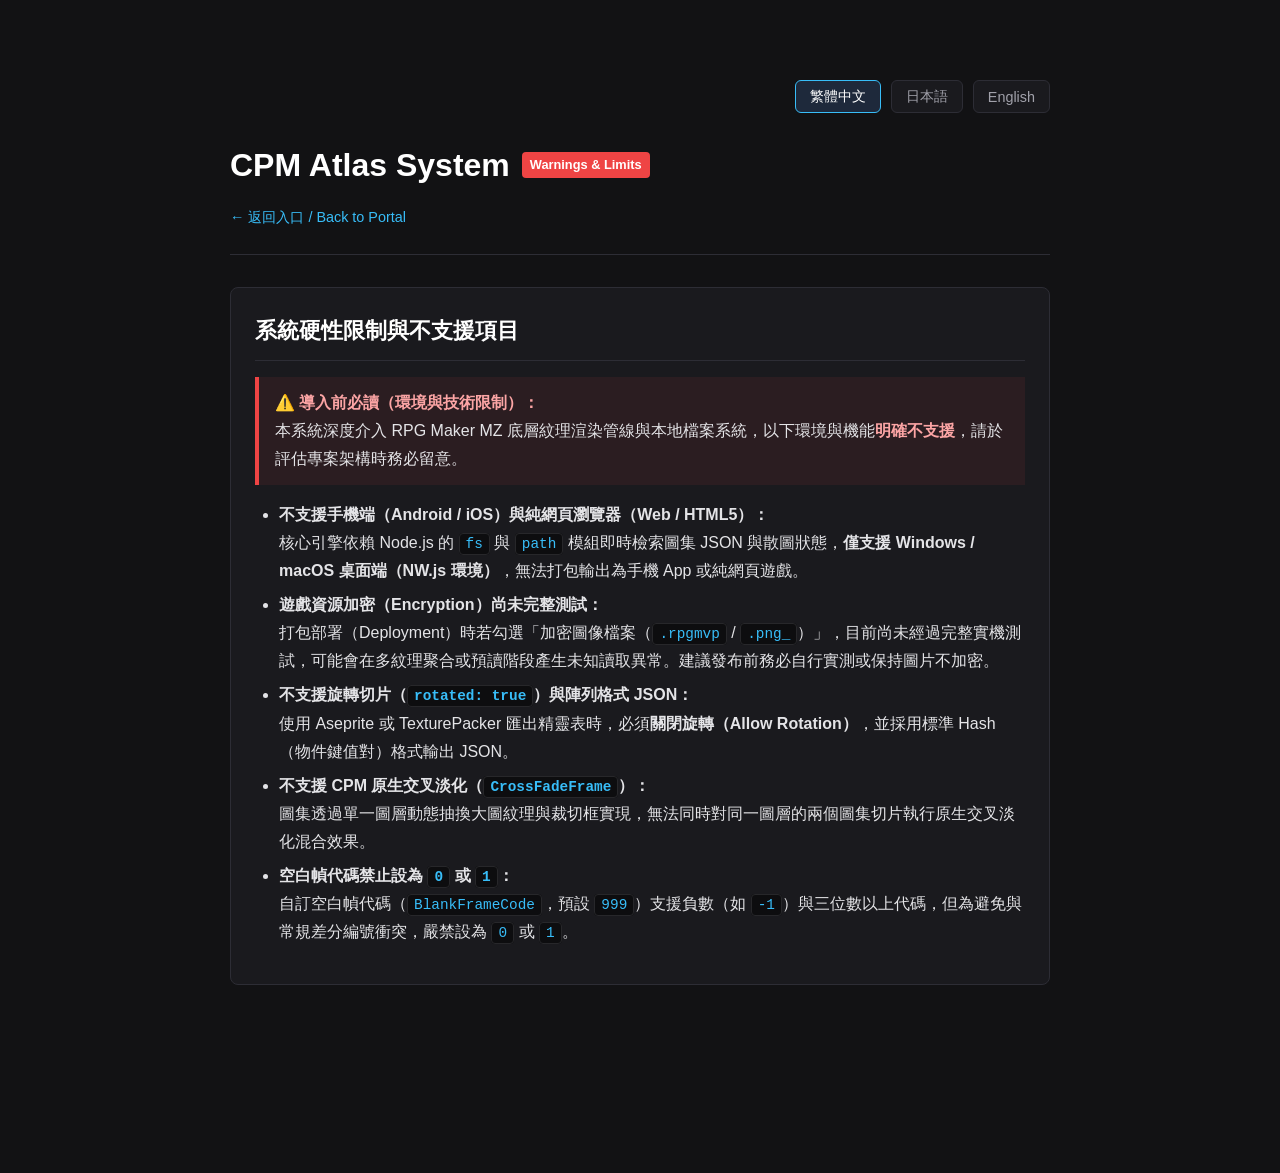
<file: Readme/warning.html>
<!DOCTYPE html>
<html lang="zh-TW">
<head>
  <meta charset="UTF-8">
  <meta name="viewport" content="width=device-width, initial-scale=1.0">
  <meta http-equiv="Cache-Control" content="no-cache, no-store, must-revalidate">
  <meta http-equiv="Pragma" content="no-cache">
  <meta http-equiv="Expires" content="0">
  <title>CPM Atlas System - Unsupported &amp; Warnings</title>
  <link rel="stylesheet" href="css/style.css">
</head>
<body>

<div class="portal-container">

  <!-- 語系切換 -->
  <div class="lang-switcher">
    <button type="button" class="lang-btn-tab active" onclick="switchLang('tw')">繁體中文</button>
    <button type="button" class="lang-btn-tab" onclick="switchLang('jp')">日本語</button>
    <button type="button" class="lang-btn-tab" onclick="switchLang('en')">English</button>
  </div>

  <header>
    <h1>CPM Atlas System <span class="badge" style="background: var(--danger); color: #fff;">Warnings &amp; Limits</span></h1>
    <div class="source-link" style="margin-top: 12px;">
      <a href="../ReadMe.html">&larr; 返回入口 / Back to Portal</a>
    </div>
  </header>

  <!-- 繁體中文 -->
  <div id="content-tw" class="lang-section active">
    <section>
      <h2>系統硬性限制與不支援項目</h2>
      <div class="unsupported-box">
        <strong>⚠️ 導入前必讀（環境與技術限制）：</strong><br>
        本系統深度介入 RPG Maker MZ 底層紋理渲染管線與本地檔案系統，以下環境與機能<strong>明確不支援</strong>，請於評估專案架構時務必留意。
      </div>

      <ul>
        <li>
          <strong>不支援手機端（Android / iOS）與純網頁瀏覽器（Web / HTML5）：</strong><br>
          核心引擎依賴 Node.js 的 <code>fs</code> 與 <code>path</code> 模組即時檢索圖集 JSON 與散圖狀態，<strong>僅支援 Windows / macOS 桌面端（NW.js 環境）</strong>，無法打包輸出為手機 App 或純網頁遊戲。
        </li>
        <li>
          <strong>遊戲資源加密（Encryption）尚未完整測試：</strong><br>
          打包部署（Deployment）時若勾選「加密圖像檔案（<code>.rpgmvp</code> / <code>.png_</code>）」，目前尚未經過完整實機測試，可能會在多紋理聚合或預讀階段產生未知讀取異常。建議發布前務必自行實測或保持圖片不加密。
        </li>
        <li>
          <strong>不支援旋轉切片（<code>rotated: true</code>）與陣列格式 JSON：</strong><br>
          使用 Aseprite 或 TexturePacker 匯出精靈表時，必須<strong>關閉旋轉（Allow Rotation）</strong>，並採用標準 Hash（物件鍵值對）格式輸出 JSON。
        </li>
        <li>
          <strong>不支援 CPM 原生交叉淡化（<code>CrossFadeFrame</code>）：</strong><br>
          圖集透過單一圖層動態抽換大圖紋理與裁切框實現，無法同時對同一圖層的兩個圖集切片執行原生交叉淡化混合效果。
        </li>
        <li>
          <strong>空白幀代碼禁止設為 <code>0</code> 或 <code>1</code>：</strong><br>
          自訂空白幀代碼（<code>BlankFrameCode</code>，預設 <code>999</code>）支援負數（如 <code>-1</code>）與三位數以上代碼，但為避免與常規差分編號衝突，嚴禁設為 <code>0</code> 或 <code>1</code>。
        </li>
      </ul>
    </section>
  </div>

  <!-- 日本語 -->
  <div id="content-jp" class="lang-section">
    <section>
      <h2>システム制限事項・非対応機能</h2>
      <div class="unsupported-box">
        <strong>⚠️ 導入前の重要確認事項：</strong><br>
        本システムは RPG Maker MZ の描画パイプラインおよびローカルファイルシステムに直接アクセスします。以下の環境・機能には<strong>対応しておりません</strong>ので、導入前に必ずご確認ください。
      </div>

      <ul>
        <li>
          <strong>スマートフォン（Android / iOS）および Web ブラウザ版（HTML5）非対応：</strong><br>
          コアエンジンは Node.js の <code>fs</code> および <code>path</code> モジュールを使用して JSON と画像ファイルを直接スキャンするため、<strong>Windows / macOS デスクトップ版（NW.js 環境）専用</strong>となります。スマホアプリやブラウザ公開には対応していません。
        </li>
        <li>
          <strong>画像ファイルの暗号化（Encryption）は未検証：</strong><br>
          デプロイメント時に「画像ファイルを暗号化する（<code>.rpgmvp</code> / <code>.png_</code>）」を有効にした場合の動作は現在未検証です。マルチテクスチャ結合やプリロード時に予期せぬ読み込みエラーが発生する可能性があります。
        </li>
        <li>
          <strong>スプライト回転（<code>rotated: true</code>）および配列形式 JSON 非対応：</strong><br>
          Aseprite 等でスプライトシートを出力する際は、必ず<strong>回転（Allow Rotation）を無効</strong>にし、Hash（オブジェクト）形式で JSON を出力してください。
        </li>
        <li>
          <strong>CPM 標準のクロスフェード（<code>CrossFadeFrame</code>）非対応：</strong><br>
          単一スプライトのテクスチャとフレーム領域を動的に切り替える仕組み上、同一レイヤー内でのクロスフェード合成には対応していません。
        </li>
        <li>
          <strong>空白フレームコードへの <code>0</code>・<code>1</code> 指定禁止：</strong><br>
          空白フレームコード（<code>BlankFrameCode</code>、初期値 <code>999</code>）には <code>-1</code> などの負数も指定可能ですが、通常の差分番号との競合を防ぐため <code>0</code> および <code>1</code> の設定は禁止されています。
        </li>
      </ul>
    </section>
  </div>

  <!-- English -->
  <div id="content-en" class="lang-section">
    <section>
      <h2>Unsupported Features &amp; Hard Limitations</h2>
      <div class="unsupported-box">
        <strong>⚠️ Mandatory Pre-Integration Notice:</strong><br>
        This system hooks directly into RPG Maker MZ's rendering pipeline and local file system. The following environments and features are <strong>strictly unsupported</strong>.
      </div>

      <ul>
        <li>
          <strong>No Mobile (Android / iOS) or Pure Web Browser (HTML5) Support:</strong><br>
          The core engine relies on Node.js <code>fs</code> and <code>path</code> modules to resolve atlas JSONs and loose files at runtime. It <strong>only supports Windows / macOS desktop builds (NW.js)</strong> and cannot run in mobile wrappers or standard web browsers.
        </li>
        <li>
          <strong>Asset Encryption (<code>.rpgmvp</code> / <code>.png_</code>) Untested:</strong><br>
          Deploying with RPG Maker MZ's image encryption enabled has not been thoroughly tested and may cause unexpected loading failures during multi-texture aggregation or preloading.
        </li>
        <li>
          <strong>No Rotated Sprites (<code>rotated: true</code>) or Array-Format JSON:</strong><br>
          When exporting sprite sheets from Aseprite or TexturePacker, <strong>Allow Rotation must be disabled</strong>, and JSON data must be exported in standard Hash (object) format.
        </li>
        <li>
          <strong>No CPM Native Cross-Fade (<code>CrossFadeFrame</code>):</strong><br>
          Because atlas rendering dynamically swaps texture regions on a single sprite, native cross-fade blending between two atlas frames on the same layer is not supported.
        </li>
        <li>
          <strong>Blank Frame Code Cannot Be <code>0</code> or <code>1</code>:</strong><br>
          Custom blank tokens (<code>BlankFrameCode</code>, default <code>999</code>) accept negative values like <code>-1</code>, but <code>0</code> and <code>1</code> are prohibited to prevent collisions with standard variation indices.
        </li>
      </ul>
    </section>
  </div>

</div>

<script>
  function switchLang(lang) {
    document.querySelectorAll('.lang-section').forEach(el => el.classList.remove('active'));
    document.querySelectorAll('.lang-btn-tab').forEach(el => el.classList.remove('active'));

    const activeContent = document.getElementById('content-' + lang);
    if (activeContent) activeContent.classList.add('active');

    const indexMap = { 'tw': 0, 'jp': 1, 'en': 2 };
    const buttons = document.querySelectorAll('.lang-btn-tab');
    if (buttons[indexMap[lang]]) {
      buttons[indexMap[lang]].classList.add('active');
    }
  }
</script>

</body>
</html>
</file>
<file: style.css>
* {
  box-sizing: border-box;
}

body {
  margin: 0;
  padding: 0;
  background-color: #121212;
  color: #fff;
  font-family: -apple-system, BlinkMacSystemFont, "Segoe UI", Roboto, sans-serif;
  overflow: hidden;
  display: flex;
  height: 100vh;
  width: 100vw;
}

/* --- 左側控制邊欄 --- */
#sidebar {
  width: 280px;
  min-width: 280px;
  height: 100vh;
  background: #1e1e1e;
  border-right: 1px solid #333;
  display: flex;
  flex-direction: column;
  padding: 8px;
  overflow-y: auto;
}

.top-bar {
  margin-bottom: 8px;
  padding-bottom: 8px;
  border-bottom: 1px solid #333;
}

.btn-project {
  width: 100%;
  padding: 6px 12px;
  background: #2b2b2b;
  color: #ddd;
  border: 1px solid #444;
  cursor: pointer;
  border-radius: 2px;
  font-size: 12px;
}

.btn-project:hover {
  background: #383838;
}

#var-inputs {
  display: flex;
  flex-direction: column;
}

/* 視圖控制區塊 */
.view-header {
  color: #aaa;
  font-size: 11px;
  margin: 5px 0;
}

.view-control-row {
  background: #2a2a2a;
  padding: 4px 10px;
  margin-bottom: 2px;
  display: flex;
  justify-content: space-between;
  align-items: center;
}

.view-control-label {
  font-size: 12px;
  color: #888;
}

.view-control-input {
  width: 55px;
  height: 20px;
  background: #000;
  color: #aaa;
  border: 1px solid #444;
  text-align: center;
}

/* 分隔線 */
.ui-separator {
  height: 1px;
  background: #444;
  margin: 8px 4px;
  opacity: 0.5;
}

/* 變數控制列 */
.var-row {
  background: #333;
  padding: 4px 8px;
  margin-bottom: 4px;
  display: flex;
  justify-content: space-between;
  align-items: center;
  border: 1px solid #444;
}

.var-info-group {
  display: flex;
  align-items: center;
  gap: 6px;
}

.var-chk {
  cursor: pointer;
}

.var-label {
  font-size: 12px;
  color: #ccc;
  user-select: none;
}

.var-action-group {
  display: flex;
  align-items: center;
  gap: 3px;
}

.var-num-input {
  width: 45px;
  height: 22px;
  background: #000;
  color: #0f0;
  border: 1px solid #666;
  text-align: center;
  font-size: 12px;
}

.var-step-btn {
  width: 22px;
  height: 22px;
  padding: 0;
  background: #444;
  border: 1px solid #666;
  color: #fff;
  cursor: pointer;
  border-radius: 2px;
  font-weight: bold;
}

.var-step-btn:hover {
  background: #555;
}

/* --- 右側主預覽與輸出區域 --- */
#main-view {
  flex: 1;
  display: flex;
  flex-direction: column;
  height: 100vh;
  background: #181818;
  position: relative;
}

#preview-container {
  flex: 1;
  position: relative;
  overflow: hidden;
  background-image: 
    linear-gradient(45deg, #222 25%, transparent 25%), 
    linear-gradient(-45deg, #222 25%, transparent 25%), 
    linear-gradient(45deg, transparent 75%, #222 75%), 
    linear-gradient(-45deg, transparent 75%, #222 75%);
  background-size: 24px 24px;
  background-position: 0 0, 0 12px, 12px -12px, -12px 0px;
}

#preview-container img,
#preview-container canvas {
  pointer-events: none;
  image-rendering: pixelated;
}

#output-area {
  height: 100px;
  background: #202020;
  border-top: 1px solid #333;
  padding: 8px;
  display: flex;
  flex-direction: column;
  gap: 6px;
}

#js-code {
  flex: 1;
  background: #0d0d0d;
  color: #38bdf8;
  border: 1px solid #444;
  padding: 6px;
  font-family: Consolas, monospace;
  font-size: 12px;
  resize: none;
}

#copy-btn {
  align-self: flex-end;
  padding: 4px 16px;
  background: #2563eb;
  color: #fff;
  border: none;
  cursor: pointer;
  font-size: 12px;
  border-radius: 2px;
}

#copy-btn:hover {
  background: #1d4ed8;
}
</file>
<file: Readme/css/style.css>
:root {
  --bg-main: #121214;
  --bg-card: #1a1a1e;
  --bg-code: #0d0d0f;
  --border: #2d2d35;
  --text-main: #e4e4e7;
  --text-muted: #a1a1aa;
  --accent: #38bdf8;
  --accent-hover: #0284c7;
  --warning: #f59e0b;
  --danger: #ef4444;
}

* {
  box-sizing: border-box;
  margin: 0;
  padding: 0;
}

body {
  font-family: -apple-system, BlinkMacSystemFont, "Segoe UI", Roboto, "Helvetica Neue", "Hiragino Kaku Gothic ProN", "Yu Gothic", Meiryo, sans-serif;
  background-color: var(--bg-main);
  color: var(--text-main);
  line-height: 1.75;
  padding: 40px 20px 80px;
}

.container {
  max-width: 860px;
  margin: 0 auto;
}

/* 語言切換列 */
.lang-nav {
  display: flex;
  gap: 10px;
  justify-content: flex-end;
  margin-bottom: 20px;
}

.lang-nav a {
  color: var(--text-muted);
  text-decoration: none;
  font-size: 0.85rem;
  padding: 4px 10px;
  border-radius: 4px;
  border: 1px solid var(--border);
  background: var(--bg-card);
}

.lang-nav a:hover,
.lang-nav a.active {
  color: #fff;
  border-color: var(--accent);
  background: #1e293b;
}

/* 頂部標頭 */
header {
  border-bottom: 1px solid var(--border);
  padding-bottom: 24px;
  margin-bottom: 32px;
}

h1 {
  font-size: 2rem;
  font-weight: 700;
  color: #fff;
  display: flex;
  align-items: center;
  gap: 12px;
}

.badge {
  font-size: 0.8rem;
  background: var(--warning);
  color: #000;
  padding: 2px 8px;
  border-radius: 4px;
  font-weight: 600;
  vertical-align: middle;
}

.meta-alert {
  margin-top: 12px;
  padding: 12px 16px;
  background: rgba(245, 158, 11, 0.1);
  border-left: 4px solid var(--warning);
  color: #fcd34d;
  font-size: 0.95rem;
}

.source-link {
  margin-top: 10px;
  font-size: 0.9rem;
  color: var(--text-muted);
}

.source-link a {
  color: var(--accent);
  text-decoration: none;
}

.source-link a:hover {
  text-decoration: underline;
}

/* 卡片與章節 */
section {
  background: var(--bg-card);
  border: 1px solid var(--border);
  border-radius: 8px;
  padding: 24px;
  margin-bottom: 28px;
}

h2 {
  font-size: 1.35rem;
  color: #fff;
  border-bottom: 1px solid var(--border);
  padding-bottom: 10px;
  margin-bottom: 16px;
}

h3 {
  font-size: 1.1rem;
  color: var(--accent);
  margin: 18px 0 8px;
}

p {
  margin-bottom: 12px;
  color: var(--text-main);
}

ul, ol {
  padding-left: 24px;
  margin-bottom: 14px;
}

li {
  margin-bottom: 6px;
}

/* 圖片組件 */
.img-wrapper {
  margin: 18px 0;
  background: #000;
  border: 1px solid var(--border);
  border-radius: 6px;
  overflow: hidden;
  display: inline-block;
  max-width: 100%;
}

.img-wrapper img {
  display: block;
  max-width: 100%;
  height: auto;
}

.img-caption {
  padding: 6px 12px;
  font-size: 0.8rem;
  color: var(--text-muted);
  background: #151518;
  border-top: 1px solid var(--border);
}

/* 程式碼與警示區塊 */
code {
  font-family: Consolas, Monaco, "Courier New", monospace;
  background: var(--bg-code);
  color: #38bdf8;
  padding: 2px 6px;
  border-radius: 4px;
  border: 1px solid #27272a;
  font-size: 0.9em;
}

.code-block {
  background: var(--bg-code);
  border: 1px solid var(--border);
  border-radius: 6px;
  padding: 12px 16px;
  font-family: Consolas, Monaco, monospace;
  color: #7dd3fc;
  overflow-x: auto;
  margin: 12px 0;
}

.unsupported-box {
  background: rgba(239, 68, 68, 0.08);
  border-left: 4px solid var(--danger);
  padding: 12px 16px;
  margin-bottom: 16px;
}

.unsupported-box strong {
  color: #fca5a5;
}

.tip-box {
  background: #172554;
  border-left: 4px solid var(--accent);
  padding: 12px 16px;
  margin: 12px 0;
  font-size: 0.95rem;
}

/* ================= Portal & Changelog 擴充樣式 ================= */
.portal-container {
  max-width: 860px;
  margin: 0 auto;
  padding: 40px 20px 80px;
}

.lang-switcher {
  display: flex;
  gap: 10px;
  justify-content: flex-end;
  margin-bottom: 24px;
}

.lang-btn-tab {
  background: var(--bg-card);
  border: 1px solid var(--border);
  color: var(--text-muted);
  padding: 6px 14px;
  border-radius: 6px;
  cursor: pointer;
  font-size: 0.9rem;
  transition: all 0.2s ease;
}

.lang-btn-tab:hover,
.lang-btn-tab.active {
  color: #fff;
  border-color: var(--accent);
  background: #1e293b;
}

.portal-nav-grid {
  display: grid;
  grid-template-columns: repeat(auto-fit, minmax(240px, 1fr));
  gap: 16px;
  margin-bottom: 32px;
}

.nav-card {
  background: var(--bg-card);
  border: 1px solid var(--border);
  border-radius: 8px;
  padding: 20px;
  text-decoration: none;
  color: var(--text-main);
  display: flex;
  flex-direction: column;
  justify-content: space-between;
  transition: all 0.2s ease;
}

.nav-card:hover {
  border-color: var(--accent);
  transform: translateY(-2px);
  background: #1f1f26;
}

.nav-card-title {
  font-size: 1.15rem;
  font-weight: 700;
  color: #fff;
  margin-bottom: 6px;
}

.nav-card-desc {
  font-size: 0.85rem;
  color: var(--text-muted);
}

.nav-card-tag {
  margin-top: 14px;
  font-size: 0.75rem;
  font-family: Consolas, monospace;
  color: var(--accent);
}

.lang-section {
  display: none;
}

.lang-section.active {
  display: block;
}

.badge-ver {
  font-size: 0.85rem;
  background: #0284c7;
  color: #fff;
  padding: 2px 8px;
  border-radius: 4px;
  font-weight: 600;
  margin-left: 8px;
  vertical-align: middle;
}

.section-divider {
  border: 0;
  border-top: 1px solid var(--border);
  margin: 36px 0 28px;
}

.changelog-header-title {
  font-size: 1.4rem;
  font-weight: 700;
  color: #fff;
  margin-bottom: 18px;
  display: flex;
  align-items: center;
  gap: 10px;
}
</file>
